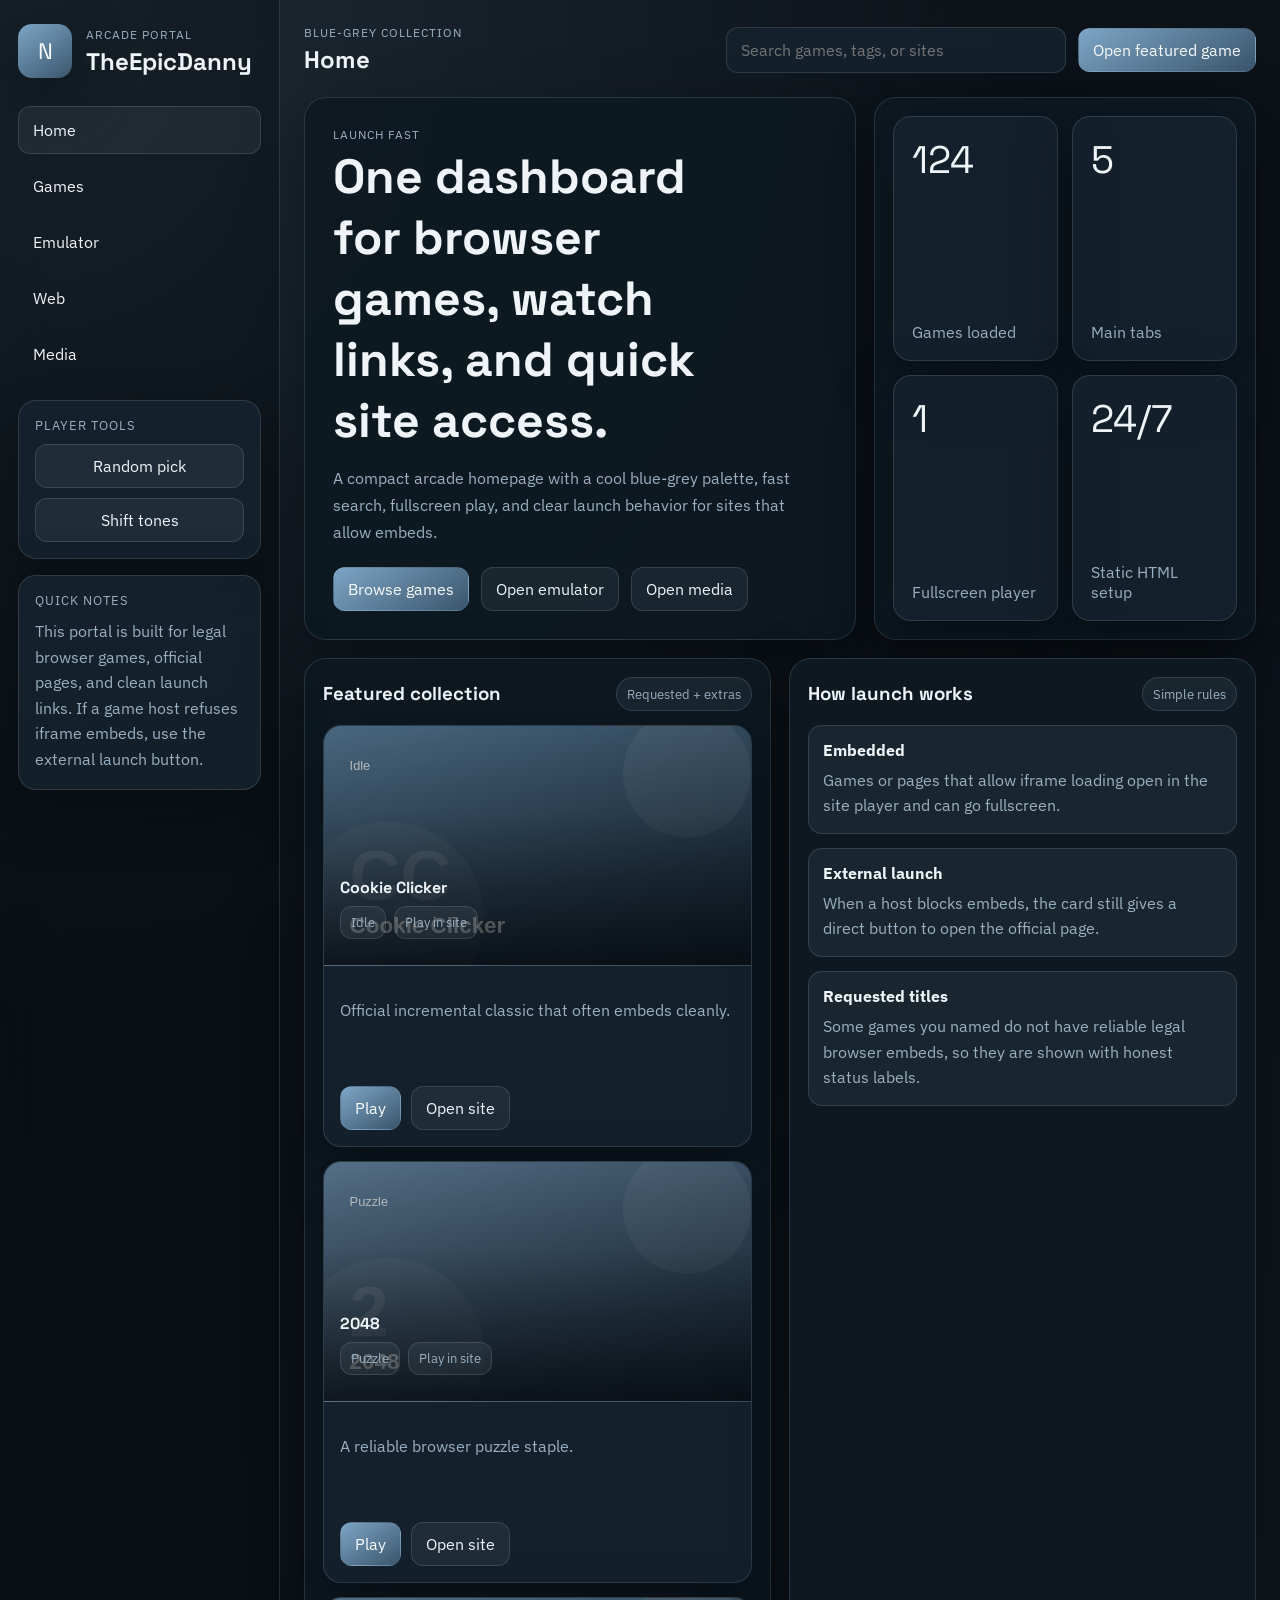
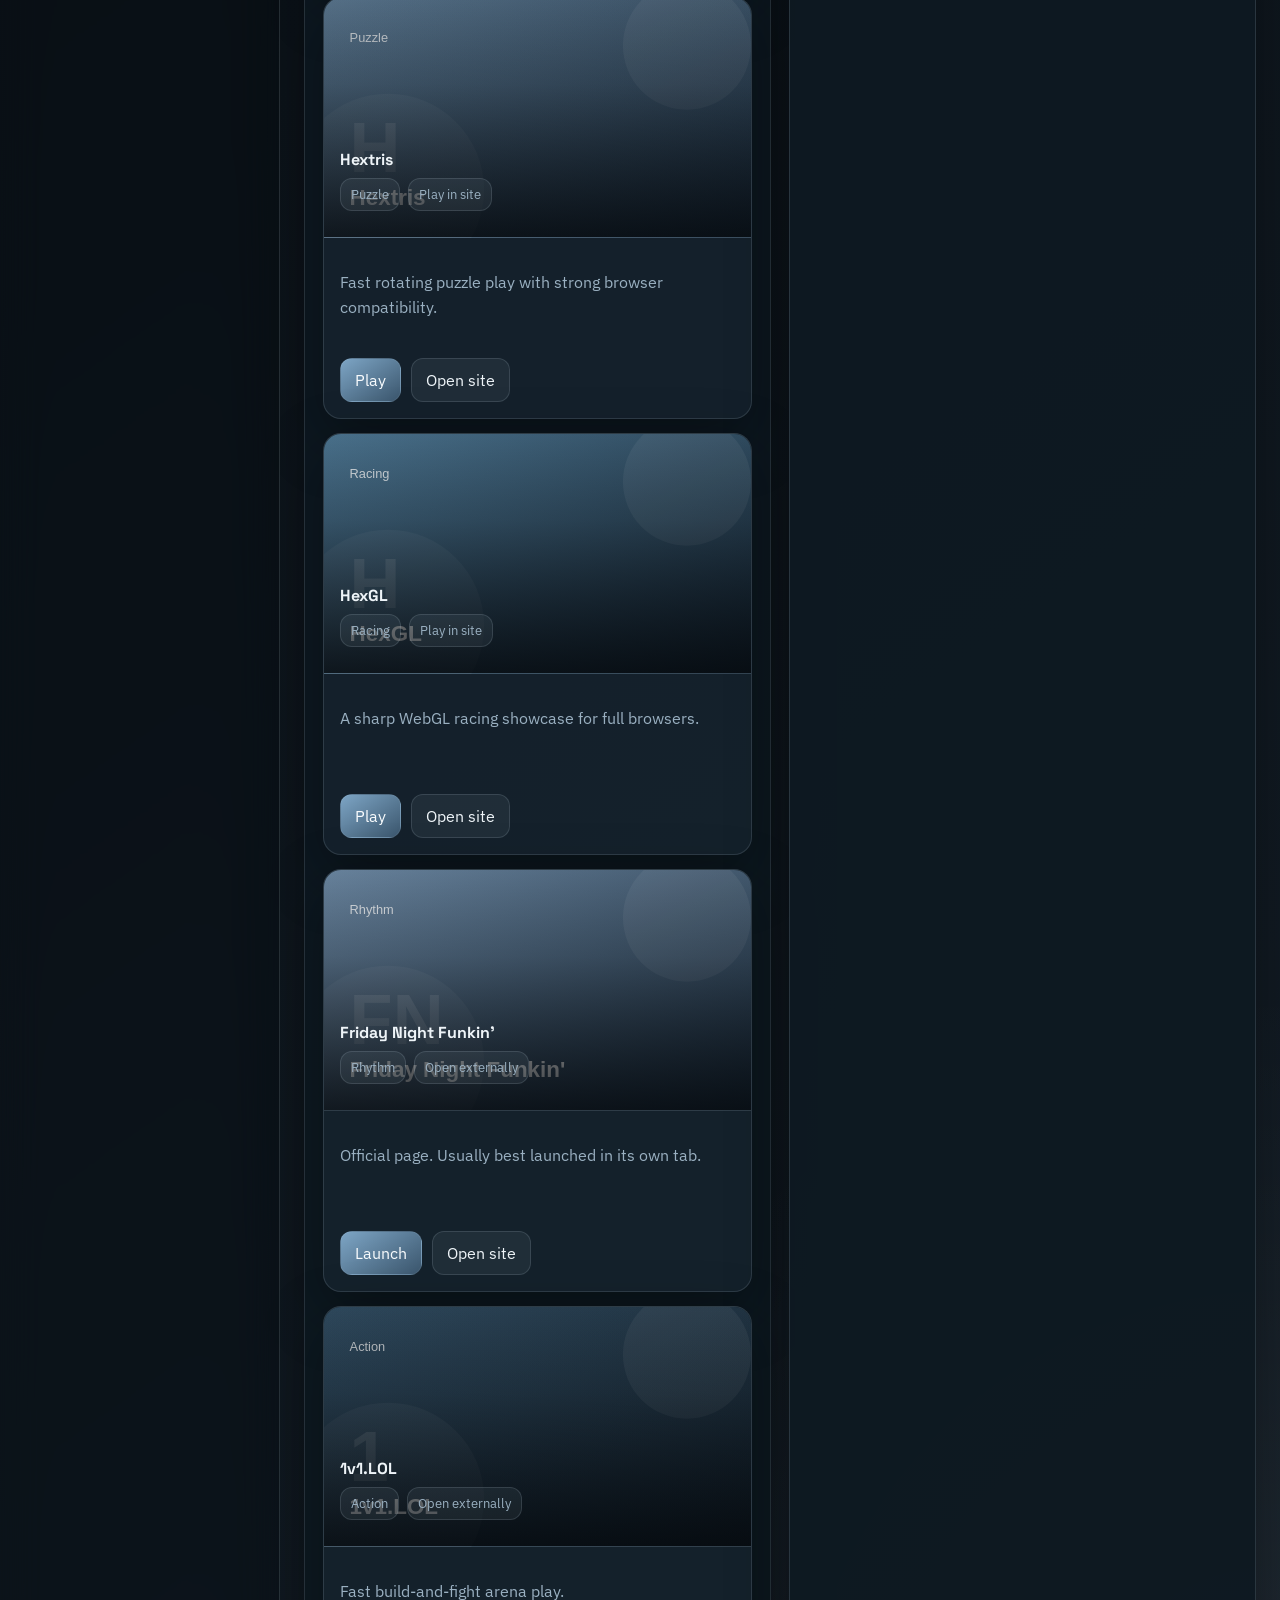
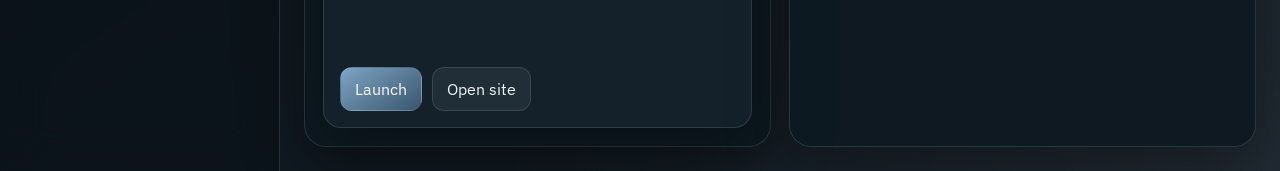
<file: index.html>
<!DOCTYPE html>
<html lang="en">
<head>
  <meta charset="UTF-8">
  <meta http-equiv="refresh" content="0; url=./TheEpicDanny-Arcade.html">
  <meta name="viewport" content="width=device-width, initial-scale=1.0">
  <title>TheEpicDanny Arcade</title>
  <script>
    window.location.replace("./TheEpicDanny-Arcade.html");
  </script>
</head>
<body>
  <p>Redirecting to <a href="./TheEpicDanny-Arcade.html">TheEpicDanny Arcade</a>...</p>
</body>
</html>
</file>
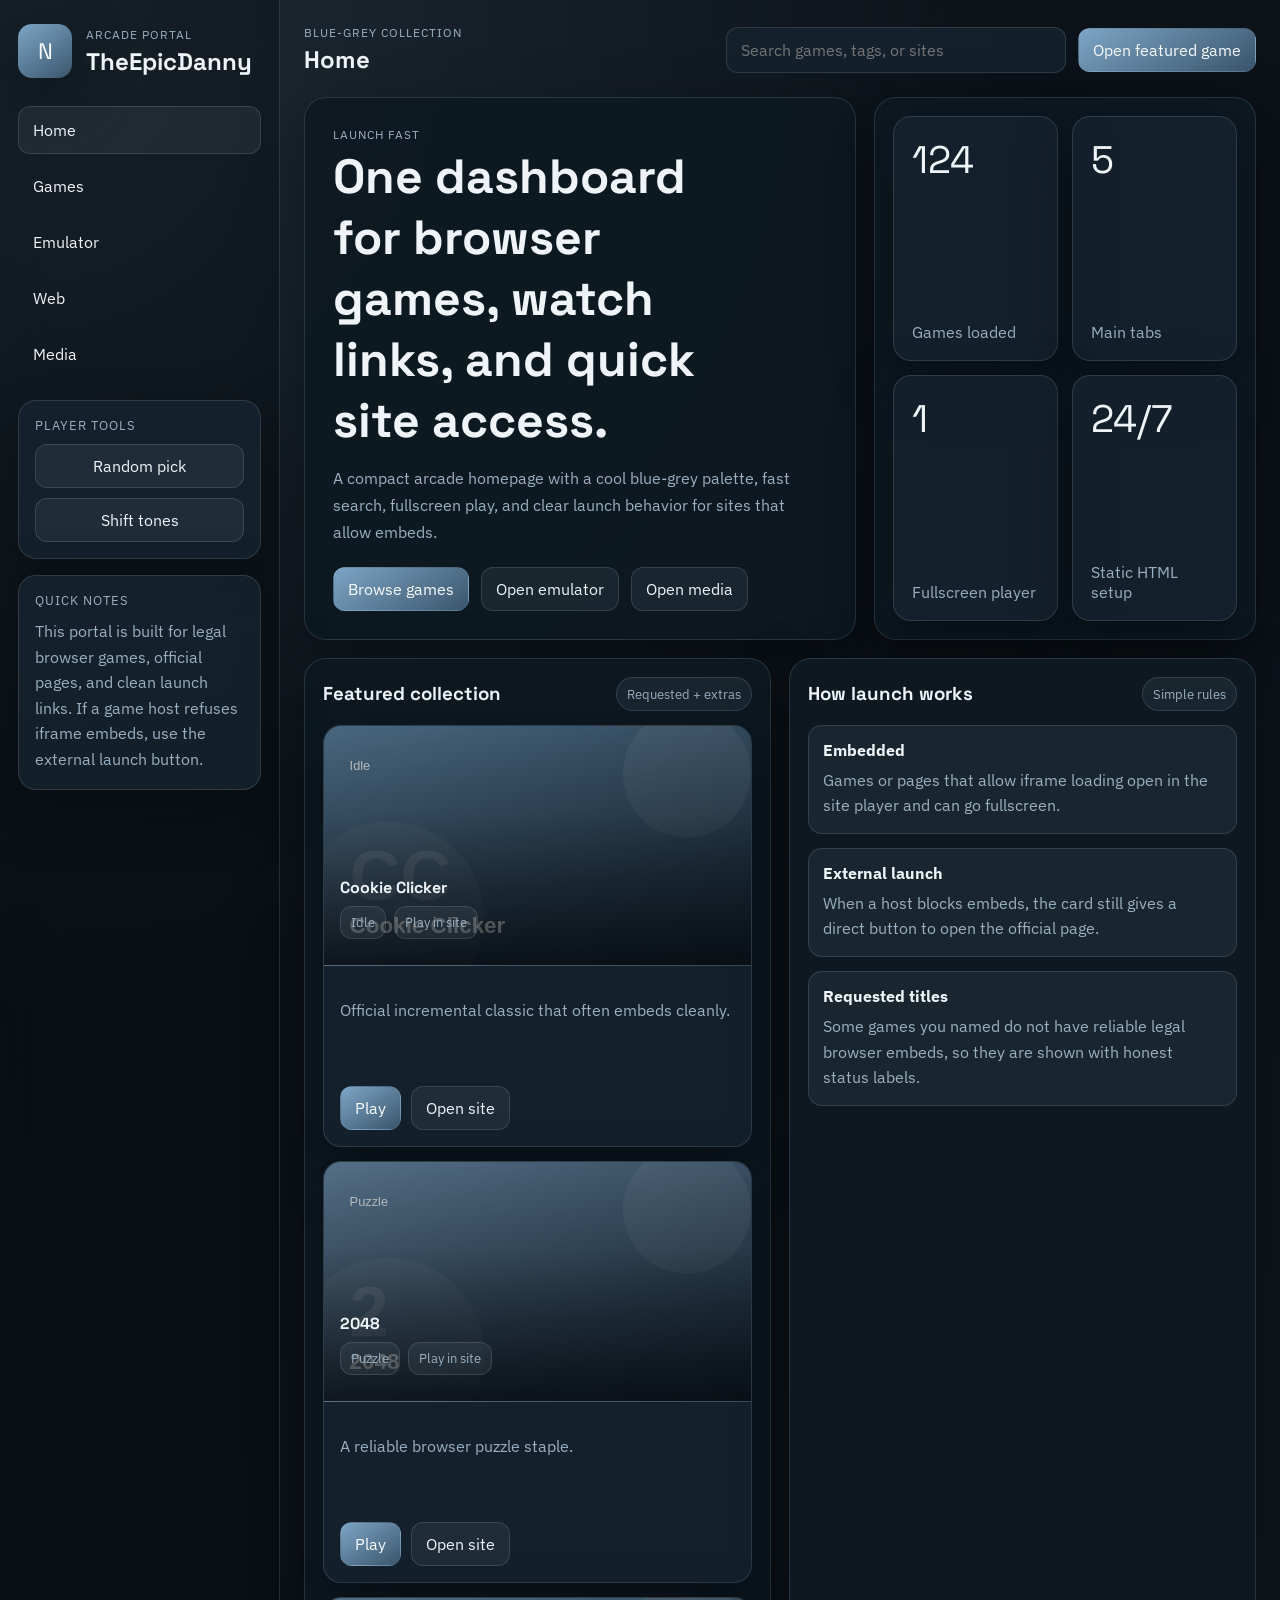
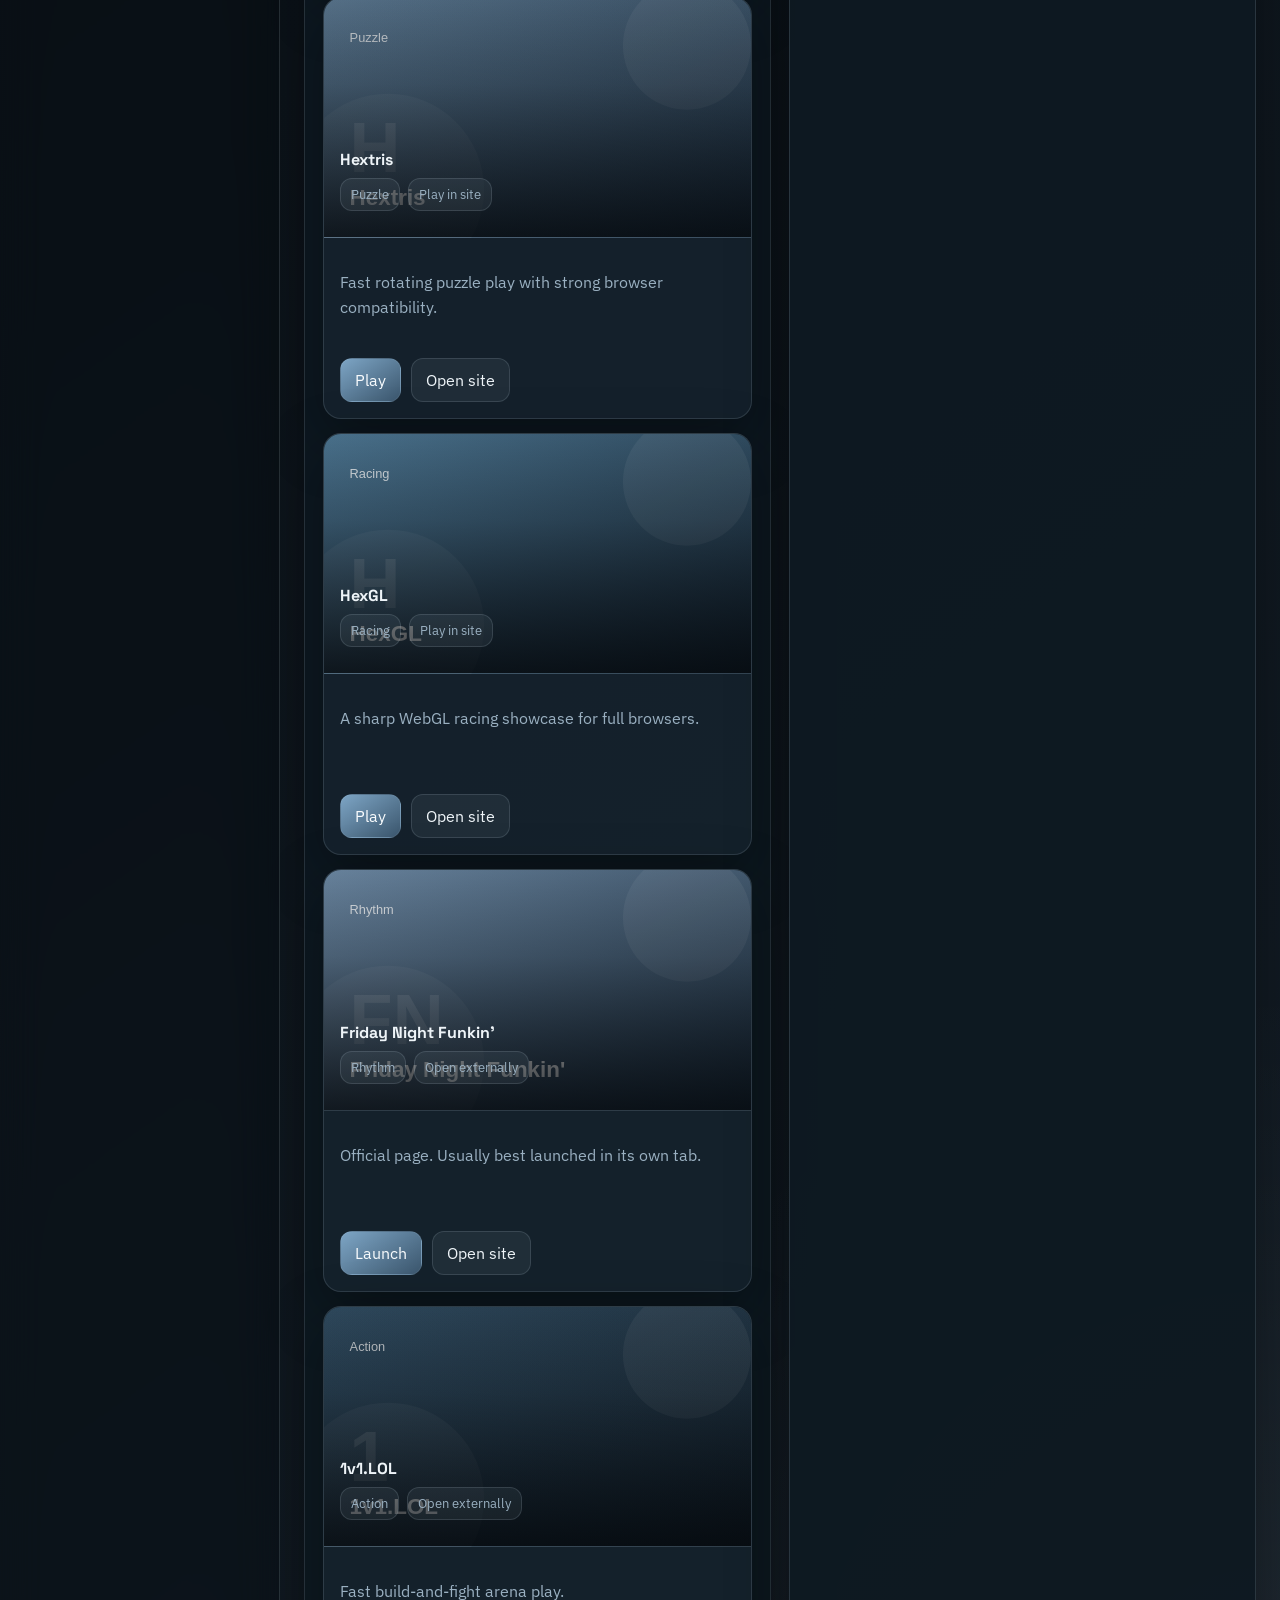
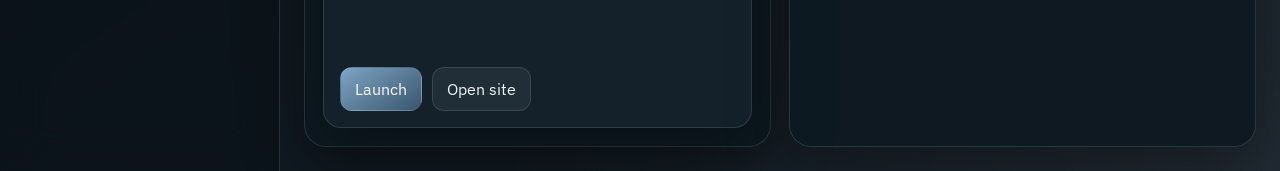
<file: TheEpicDanny-Arcade.html>
<!DOCTYPE html>
<html lang="en">
<head>
  <meta charset="UTF-8">
  <meta name="viewport" content="width=device-width, initial-scale=1.0">
  <title>TheEpicDanny Arcade</title>
  <link rel="preconnect" href="https://fonts.googleapis.com">
  <link rel="preconnect" href="https://fonts.gstatic.com" crossorigin>
  <link href="https://fonts.googleapis.com/css2?family=Space+Grotesk:wght@400;500;700&family=IBM+Plex+Sans:wght@400;500;600&display=swap" rel="stylesheet">
  <link rel="stylesheet" href="styles.css">
</head>
<body>
  <div class="shell">
    <aside class="sidebar">
      <div class="brand">
        <div class="brand-mark">N</div>
        <div>
          <p class="eyebrow">Arcade Portal</p>
          <h1>TheEpicDanny</h1>
        </div>
      </div>

      <nav class="nav">
        <button class="nav-link active" data-view="home">Home</button>
        <button class="nav-link" data-view="games">Games</button>
        <button class="nav-link" data-view="emulator">Emulator</button>
        <button class="nav-link" data-view="web">Web</button>
        <button class="nav-link" data-view="media">Media</button>
      </nav>

      <section class="sidebar-panel">
        <p class="panel-label">Player Tools</p>
        <div class="mini-actions">
          <button id="random-game" class="ghost-button">Random pick</button>
          <button id="toggle-theme" class="ghost-button">Shift tones</button>
        </div>
      </section>

      <section class="sidebar-panel">
        <p class="panel-label">Quick Notes</p>
        <p class="sidebar-copy">
          This portal is built for legal browser games, official pages, and clean launch links.
          If a game host refuses iframe embeds, use the external launch button.
        </p>
      </section>
    </aside>

    <main class="content">
      <header class="topbar">
        <div>
          <p class="eyebrow">Blue-grey Collection</p>
          <h2 id="view-title">Home</h2>
        </div>
        <div class="topbar-actions">
          <input id="global-search" type="search" placeholder="Search games, tags, or sites">
          <button id="open-featured" class="primary-button">Open featured game</button>
        </div>
      </header>

      <section id="home-view" class="view active">
        <div class="hero">
          <div class="hero-copy">
            <p class="eyebrow">Launch Fast</p>
            <h3>One dashboard for browser games, watch links, and quick site access.</h3>
            <p>
              A compact arcade homepage with a cool blue-grey palette, fast search,
              fullscreen play, and clear launch behavior for sites that allow embeds.
            </p>
            <div class="hero-actions">
              <button class="primary-button" data-jump="games">Browse games</button>
              <button class="secondary-button" data-jump="emulator">Open emulator</button>
              <button class="secondary-button" data-jump="media">Open media</button>
            </div>
          </div>
          <div class="hero-grid">
            <article class="stat-card">
              <span class="stat-number" id="game-count">0</span>
              <span class="stat-label">Games loaded</span>
            </article>
            <article class="stat-card">
              <span class="stat-number">5</span>
              <span class="stat-label">Main tabs</span>
            </article>
            <article class="stat-card">
              <span class="stat-number">1</span>
              <span class="stat-label">Fullscreen player</span>
            </article>
            <article class="stat-card">
              <span class="stat-number">24/7</span>
              <span class="stat-label">Static HTML setup</span>
            </article>
          </div>
        </div>

        <div class="grid-two">
          <section class="panel">
            <div class="panel-header">
              <h3>Featured collection</h3>
              <span class="panel-chip">Requested + extras</span>
            </div>
            <div id="featured-strip" class="featured-strip"></div>
          </section>

          <section class="panel">
            <div class="panel-header">
              <h3>How launch works</h3>
              <span class="panel-chip">Simple rules</span>
            </div>
            <div class="info-list">
              <article>
                <strong>Embedded</strong>
                <p>Games or pages that allow iframe loading open in the site player and can go fullscreen.</p>
              </article>
              <article>
                <strong>External launch</strong>
                <p>When a host blocks embeds, the card still gives a direct button to open the official page.</p>
              </article>
              <article>
                <strong>Requested titles</strong>
                <p>Some games you named do not have reliable legal browser embeds, so they are shown with honest status labels.</p>
              </article>
            </div>
          </section>
        </div>
      </section>

      <section id="games-view" class="view">
        <div class="toolbar">
          <div class="filter-group" id="category-filters"></div>
          <label class="toggle">
            <input id="embed-only" type="checkbox">
            <span>Embeddable only</span>
          </label>
        </div>
        <div id="games-grid" class="games-grid"></div>
      </section>

      <section id="emulator-view" class="view">
        <div class="grid-two">
          <section class="panel">
            <div class="panel-header">
              <h3>EmulatorJS</h3>
              <span class="panel-chip">Chromebook-ready</span>
            </div>
            <p class="section-copy">
              This section uses the official EmulatorJS browser loader. Bring your own legal ROM file,
              and add a BIOS file only when the chosen system needs one.
            </p>
            <div class="emulator-form">
              <label class="field">
                <span>System</span>
                <select id="emulator-core">
                  <option value="nes">NES</option>
                  <option value="snes">SNES</option>
                  <option value="gba">Game Boy Advance</option>
                  <option value="gb">Game Boy</option>
                  <option value="gbc">Game Boy Color</option>
                  <option value="n64">Nintendo 64</option>
                  <option value="nds">Nintendo DS</option>
                  <option value="segaMD">Sega Mega Drive</option>
                  <option value="segaGG">Sega Game Gear</option>
                  <option value="psx">PlayStation</option>
                  <option value="arcade">Arcade</option>
                </select>
              </label>
              <label class="field">
                <span>ROM file</span>
                <input id="emulator-rom" type="file">
              </label>
              <label class="field">
                <span>BIOS file (optional)</span>
                <input id="emulator-bios" type="file">
              </label>
              <div class="card-actions">
                <button id="launch-emulator" class="primary-button">Launch emulator</button>
                <button id="fullscreen-emulator" class="secondary-button">Fullscreen emulator</button>
              </div>
            </div>
            <p id="emulator-status" class="status-copy">
              Choose a system and ROM file to start.
            </p>
          </section>

          <section class="panel">
            <div class="panel-header">
              <h3>Retro player</h3>
              <span class="panel-chip">Official loader</span>
            </div>
            <div id="emulator-stage" class="emulator-stage">
              <div id="emulator-player" class="emulator-player">
                <div class="empty-stage">
                  <h4>Ready for EmulatorJS</h4>
                  <p>The emulator will appear here after you load a ROM.</p>
                </div>
              </div>
            </div>
          </section>
        </div>
      </section>

      <section id="web-view" class="view">
        <div class="panel">
          <div class="panel-header">
            <h3>Web Shortcuts</h3>
            <span class="panel-chip">No proxy mode</span>
          </div>
          <p class="section-copy">
            This tab is set up as a clean launcher for official or useful pages. I did not add
            proxy or filter-bypass behavior.
          </p>
          <div id="web-grid" class="web-grid"></div>
        </div>
      </section>

      <section id="media-view" class="view">
        <div class="grid-two">
          <section class="panel">
            <div class="panel-header">
              <h3>Watch shelf</h3>
              <span class="panel-chip">Legal links</span>
            </div>
            <div id="media-grid" class="media-grid"></div>
          </section>

          <section class="panel">
            <div class="panel-header">
              <h3>Trailer viewer</h3>
              <span class="panel-chip">Embedded video</span>
            </div>
            <div class="video-frame">
              <iframe
                src="https://www.youtube.com/embed/dQw4w9WgXcQ?si=7x7CGQ8wQh5T4rP0"
                title="Featured trailer"
                allow="accelerometer; autoplay; clipboard-write; encrypted-media; gyroscope; picture-in-picture; web-share"
                allowfullscreen
              ></iframe>
            </div>
          </section>
        </div>
      </section>
    </main>
  </div>

  <div id="player-modal" class="player-modal hidden" aria-hidden="true">
    <div class="player-shell">
      <div class="player-topbar">
        <div>
          <p class="eyebrow">Now Playing</p>
          <h3 id="player-title">Game title</h3>
        </div>
        <div class="player-actions">
          <button id="player-fullscreen" class="secondary-button">Fullscreen</button>
          <a id="player-external" class="secondary-button link-button" target="_blank" rel="noreferrer">Open site</a>
          <button id="player-close" class="ghost-button">Close</button>
        </div>
      </div>
      <div class="player-stage">
        <iframe
          id="player-frame"
          title="Embedded game player"
          allow="fullscreen; autoplay; clipboard-read; clipboard-write"
          referrerpolicy="no-referrer"
        ></iframe>
        <div id="player-placeholder" class="player-placeholder hidden">
          <h4>External launch recommended</h4>
          <p id="player-message"></p>
        </div>
      </div>
    </div>
  </div>

  <script src="app.js"></script>
</body>
</html>
</file>
<file: styles.css>
:root {
  --bg: #0d141b;
  --panel: rgba(21, 34, 45, 0.92);
  --panel-strong: rgba(14, 25, 34, 0.96);
  --panel-soft: rgba(175, 196, 214, 0.08);
  --line: rgba(187, 204, 219, 0.16);
  --text: #eef4f8;
  --muted: #9ab0c1;
  --accent: #7da5c5;
  --accent-strong: #9bc3e4;
  --accent-dark: #3b566d;
  --white: #f8fbfd;
  --black: #04080c;
  --shadow: 0 20px 60px rgba(0, 0, 0, 0.35);
  --radius: 18px;
}

body.alt-theme {
  --bg: #d6dee6;
  --panel: rgba(247, 250, 252, 0.88);
  --panel-strong: rgba(227, 235, 241, 0.96);
  --panel-soft: rgba(69, 95, 117, 0.08);
  --line: rgba(58, 81, 100, 0.15);
  --text: #0f1922;
  --muted: #506677;
  --accent: #547691;
  --accent-strong: #345167;
  --accent-dark: #dce7ef;
  --white: #ffffff;
  --black: #091019;
  --shadow: 0 18px 42px rgba(38, 57, 72, 0.14);
}

* {
  box-sizing: border-box;
}

html,
body {
  margin: 0;
  min-height: 100%;
  background:
    radial-gradient(circle at top left, rgba(125, 165, 197, 0.18), transparent 28%),
    radial-gradient(circle at bottom right, rgba(255, 255, 255, 0.06), transparent 22%),
    linear-gradient(145deg, #0b1117, var(--bg) 44%, #131d26);
  color: var(--text);
  font-family: "IBM Plex Sans", sans-serif;
}

body.alt-theme {
  background:
    radial-gradient(circle at top left, rgba(84, 118, 145, 0.18), transparent 28%),
    radial-gradient(circle at bottom right, rgba(255, 255, 255, 0.45), transparent 22%),
    linear-gradient(145deg, #edf2f6, var(--bg) 44%, #cfd9e2);
}

button,
input,
select,
a {
  font: inherit;
}

button {
  cursor: pointer;
  border: 0;
}

a {
  color: inherit;
  text-decoration: none;
}

.shell {
  display: grid;
  grid-template-columns: 280px 1fr;
  min-height: 100vh;
}

.sidebar {
  padding: 24px 18px;
  border-right: 1px solid var(--line);
  background: rgba(5, 10, 14, 0.32);
  backdrop-filter: blur(20px);
}

body.alt-theme .sidebar {
  background: rgba(255, 255, 255, 0.3);
}

.brand {
  display: flex;
  align-items: center;
  gap: 14px;
  margin-bottom: 28px;
}

.brand h1,
.topbar h2,
.hero h3,
.panel h3,
.player-shell h3 {
  margin: 0;
  font-family: "Space Grotesk", sans-serif;
  font-weight: 700;
  letter-spacing: 0;
}

.brand-mark {
  width: 54px;
  height: 54px;
  display: grid;
  place-items: center;
  border-radius: 14px;
  background: linear-gradient(145deg, var(--accent), var(--accent-dark));
  color: var(--white);
  font-family: "Space Grotesk", sans-serif;
  font-size: 1.4rem;
  box-shadow: var(--shadow);
}

.eyebrow {
  margin: 0 0 4px;
  color: var(--muted);
  font-size: 0.78rem;
  text-transform: uppercase;
  letter-spacing: 0.08em;
}

.nav {
  display: grid;
  gap: 8px;
  margin-bottom: 22px;
}

.nav-link,
.ghost-button,
.secondary-button,
.primary-button,
.tag-button,
.chip {
  border-radius: 12px;
  transition: transform 140ms ease, background 140ms ease, border-color 140ms ease;
}

.nav-link {
  padding: 13px 14px;
  text-align: left;
  color: var(--text);
  background: transparent;
  border: 1px solid transparent;
}

.nav-link:hover,
.nav-link.active {
  background: var(--panel-soft);
  border-color: var(--line);
}

.sidebar-panel,
.panel,
.stat-card,
.game-card,
.shortcut-card,
.media-card {
  background: var(--panel);
  border: 1px solid var(--line);
  border-radius: var(--radius);
  box-shadow: var(--shadow);
}

.sidebar-panel {
  padding: 16px;
  margin-bottom: 16px;
}

.panel-label {
  margin: 0 0 10px;
  font-size: 0.8rem;
  color: var(--muted);
  text-transform: uppercase;
  letter-spacing: 0.08em;
}

.mini-actions {
  display: grid;
  gap: 10px;
}

.sidebar-copy,
.section-copy {
  margin: 0;
  color: var(--muted);
  line-height: 1.6;
}

.ghost-button,
.secondary-button,
.primary-button,
.tag-button {
  padding: 11px 14px;
}

.ghost-button,
.secondary-button,
.tag-button {
  background: var(--panel-soft);
  color: var(--text);
  border: 1px solid var(--line);
}

.primary-button {
  background: linear-gradient(145deg, var(--accent), var(--accent-dark));
  color: var(--white);
  border: 1px solid rgba(255, 255, 255, 0.06);
}

.ghost-button:hover,
.secondary-button:hover,
.primary-button:hover,
.tag-button:hover,
.nav-link:hover {
  transform: translateY(-1px);
}

.content {
  padding: 24px;
}

.topbar {
  display: flex;
  justify-content: space-between;
  gap: 18px;
  align-items: center;
  margin-bottom: 22px;
}

.topbar-actions {
  display: flex;
  gap: 12px;
  align-items: center;
}

#global-search {
  width: min(340px, 46vw);
  padding: 12px 14px;
  border-radius: 12px;
  border: 1px solid var(--line);
  background: var(--panel);
  color: var(--text);
  outline: none;
}

.view {
  display: none;
}

.view.active {
  display: block;
}

.field {
  display: grid;
  gap: 8px;
}

.field span {
  color: var(--muted);
  font-size: 0.92rem;
}

.field input,
.field select {
  width: 100%;
  padding: 12px 14px;
  border-radius: 12px;
  border: 1px solid var(--line);
  background: var(--panel);
  color: var(--text);
  outline: none;
}

.hero {
  display: grid;
  grid-template-columns: minmax(0, 1.3fr) minmax(300px, 0.9fr);
  gap: 18px;
  margin-bottom: 18px;
}

.hero-copy,
.hero-grid,
.panel,
.toolbar {
  background: var(--panel-strong);
  border: 1px solid var(--line);
  border-radius: calc(var(--radius) + 4px);
  box-shadow: var(--shadow);
}

.hero-copy {
  padding: 28px;
}

.hero-copy h3 {
  margin-bottom: 14px;
  font-size: clamp(2rem, 4vw, 3rem);
  max-width: 12ch;
}

.hero-copy p:not(.eyebrow) {
  margin: 0;
  color: var(--muted);
  line-height: 1.7;
  max-width: 62ch;
}

.hero-actions {
  display: flex;
  flex-wrap: wrap;
  gap: 12px;
  margin-top: 20px;
}

.hero-grid {
  padding: 18px;
  display: grid;
  grid-template-columns: repeat(2, minmax(0, 1fr));
  gap: 14px;
}

.stat-card {
  padding: 18px;
  min-height: 128px;
  display: flex;
  flex-direction: column;
  justify-content: space-between;
}

.stat-number {
  font-family: "Space Grotesk", sans-serif;
  font-size: clamp(1.6rem, 3vw, 2.4rem);
}

.stat-label {
  color: var(--muted);
}

.grid-two {
  display: grid;
  grid-template-columns: repeat(2, minmax(0, 1fr));
  gap: 18px;
}

.panel {
  padding: 18px;
}

.panel-header {
  display: flex;
  justify-content: space-between;
  gap: 12px;
  align-items: center;
  margin-bottom: 14px;
}

.panel-chip {
  padding: 7px 10px;
  border-radius: 999px;
  background: var(--panel-soft);
  color: var(--muted);
  font-size: 0.84rem;
  border: 1px solid var(--line);
}

.featured-strip,
.games-grid,
.web-grid,
.media-grid,
.filter-group,
.info-list,
.emulator-form {
  display: grid;
  gap: 14px;
}

.featured-strip {
  grid-template-columns: repeat(auto-fit, minmax(210px, 1fr));
}

.info-list article {
  padding: 14px;
  border-radius: 14px;
  background: var(--panel-soft);
  border: 1px solid var(--line);
}

.info-list p {
  margin: 8px 0 0;
  color: var(--muted);
  line-height: 1.6;
}

.toolbar {
  padding: 16px;
  margin-bottom: 16px;
  display: flex;
  justify-content: space-between;
  gap: 16px;
  align-items: center;
}

.filter-group {
  grid-template-columns: repeat(auto-fit, minmax(110px, max-content));
}

.tag-button.active {
  background: linear-gradient(145deg, var(--accent), var(--accent-dark));
  color: var(--white);
}

.toggle {
  display: flex;
  align-items: center;
  gap: 10px;
  color: var(--muted);
}

.games-grid {
  grid-template-columns: repeat(auto-fit, minmax(260px, 1fr));
}

.game-card,
.shortcut-card,
.media-card {
  padding: 16px;
}

.game-card h4,
.shortcut-card h4,
.media-card h4,
.player-placeholder h4 {
  margin: 0 0 8px;
  font-family: "Space Grotesk", sans-serif;
}

.meta-row {
  display: flex;
  flex-wrap: wrap;
  gap: 8px;
  margin-bottom: 10px;
}

.chip {
  display: inline-flex;
  align-items: center;
  justify-content: center;
  padding: 7px 10px;
  font-size: 0.8rem;
  background: var(--panel-soft);
  border: 1px solid var(--line);
  color: var(--muted);
}

.game-card p,
.shortcut-card p,
.media-card p {
  color: var(--muted);
  line-height: 1.55;
  min-height: 72px;
}

.game-card {
  padding: 0;
  overflow: hidden;
  display: flex;
  flex-direction: column;
}

.card-cover {
  position: relative;
  aspect-ratio: 16 / 9;
  background-position: center;
  background-size: cover;
  background-repeat: no-repeat;
  border-bottom: 1px solid var(--line);
}

.card-cover::after {
  content: "";
  position: absolute;
  inset: 0;
  background:
    linear-gradient(180deg, rgba(4, 8, 12, 0.06) 0%, rgba(4, 8, 12, 0.22) 36%, rgba(4, 8, 12, 0.82) 100%);
}

.card-cover-inner {
  position: absolute;
  inset: 0;
  z-index: 1;
  display: flex;
  flex-direction: column;
  justify-content: flex-end;
  padding: 16px;
}

.card-copy {
  padding: 16px;
  display: flex;
  flex: 1;
  flex-direction: column;
}

.card-actions {
  display: flex;
  flex-wrap: wrap;
  gap: 10px;
  margin-top: auto;
}

.web-grid,
.media-grid {
  grid-template-columns: repeat(auto-fit, minmax(250px, 1fr));
}

.video-frame {
  aspect-ratio: 16 / 9;
  border-radius: 16px;
  overflow: hidden;
  border: 1px solid var(--line);
  background: var(--black);
}

.video-frame iframe,
.player-stage iframe {
  width: 100%;
  height: 100%;
  border: 0;
}

.player-modal {
  position: fixed;
  inset: 0;
  z-index: 50;
  display: grid;
  place-items: center;
  padding: 20px;
  background: rgba(4, 8, 12, 0.82);
  backdrop-filter: blur(10px);
}

.player-modal.hidden {
  display: none;
}

.player-shell {
  width: min(1180px, 96vw);
  background: var(--panel-strong);
  border: 1px solid var(--line);
  border-radius: 24px;
  overflow: hidden;
  box-shadow: var(--shadow);
}

.player-topbar {
  display: flex;
  justify-content: space-between;
  gap: 14px;
  align-items: center;
  padding: 18px;
  border-bottom: 1px solid var(--line);
}

.player-actions {
  display: flex;
  flex-wrap: wrap;
  gap: 10px;
}

.link-button {
  display: inline-flex;
  align-items: center;
  justify-content: center;
}

.player-stage {
  position: relative;
  aspect-ratio: 16 / 9;
  background: var(--black);
}

.emulator-stage {
  aspect-ratio: 16 / 10;
  border-radius: 16px;
  overflow: hidden;
  background: var(--black);
  border: 1px solid var(--line);
  min-height: 480px;
}

.emulator-player {
  width: 100%;
  height: 100%;
  min-height: 480px;
  position: relative;
}

.emulator-player iframe {
  width: 100%;
  height: 100%;
  display: block;
  border: 0;
  background: var(--black);
}

.empty-stage {
  width: 100%;
  height: 100%;
  display: grid;
  place-content: center;
  text-align: center;
  padding: 24px;
  background:
    linear-gradient(180deg, rgba(13, 20, 27, 0.18), rgba(13, 20, 27, 0.82)),
    linear-gradient(145deg, rgba(125, 165, 197, 0.16), rgba(59, 86, 109, 0.38));
}

.empty-stage p,
.status-copy {
  color: var(--muted);
}

.player-placeholder {
  position: absolute;
  inset: 0;
  padding: 24px;
  display: grid;
  place-content: center;
  text-align: center;
  background:
    linear-gradient(180deg, rgba(13, 20, 27, 0.1), rgba(13, 20, 27, 0.75)),
    linear-gradient(145deg, rgba(125, 165, 197, 0.16), rgba(59, 86, 109, 0.38));
}

.player-placeholder p {
  color: var(--muted);
  max-width: 58ch;
}

.hidden {
  display: none;
}

@media (max-width: 1080px) {
  .shell,
  .hero,
  .grid-two {
    grid-template-columns: 1fr;
  }

  .sidebar {
    border-right: 0;
    border-bottom: 1px solid var(--line);
  }

  .topbar,
  .toolbar,
  .player-topbar {
    flex-direction: column;
    align-items: stretch;
  }

  #global-search {
    width: 100%;
  }
}

@media (max-width: 720px) {
  .content,
  .sidebar {
    padding: 16px;
  }

  .hero-grid {
    grid-template-columns: 1fr 1fr;
  }

  .stat-card {
    min-height: 110px;
  }

  .player-stage {
    aspect-ratio: 4 / 3;
  }

  .emulator-stage,
  .emulator-player {
    min-height: 320px;
  }
}
</file>
